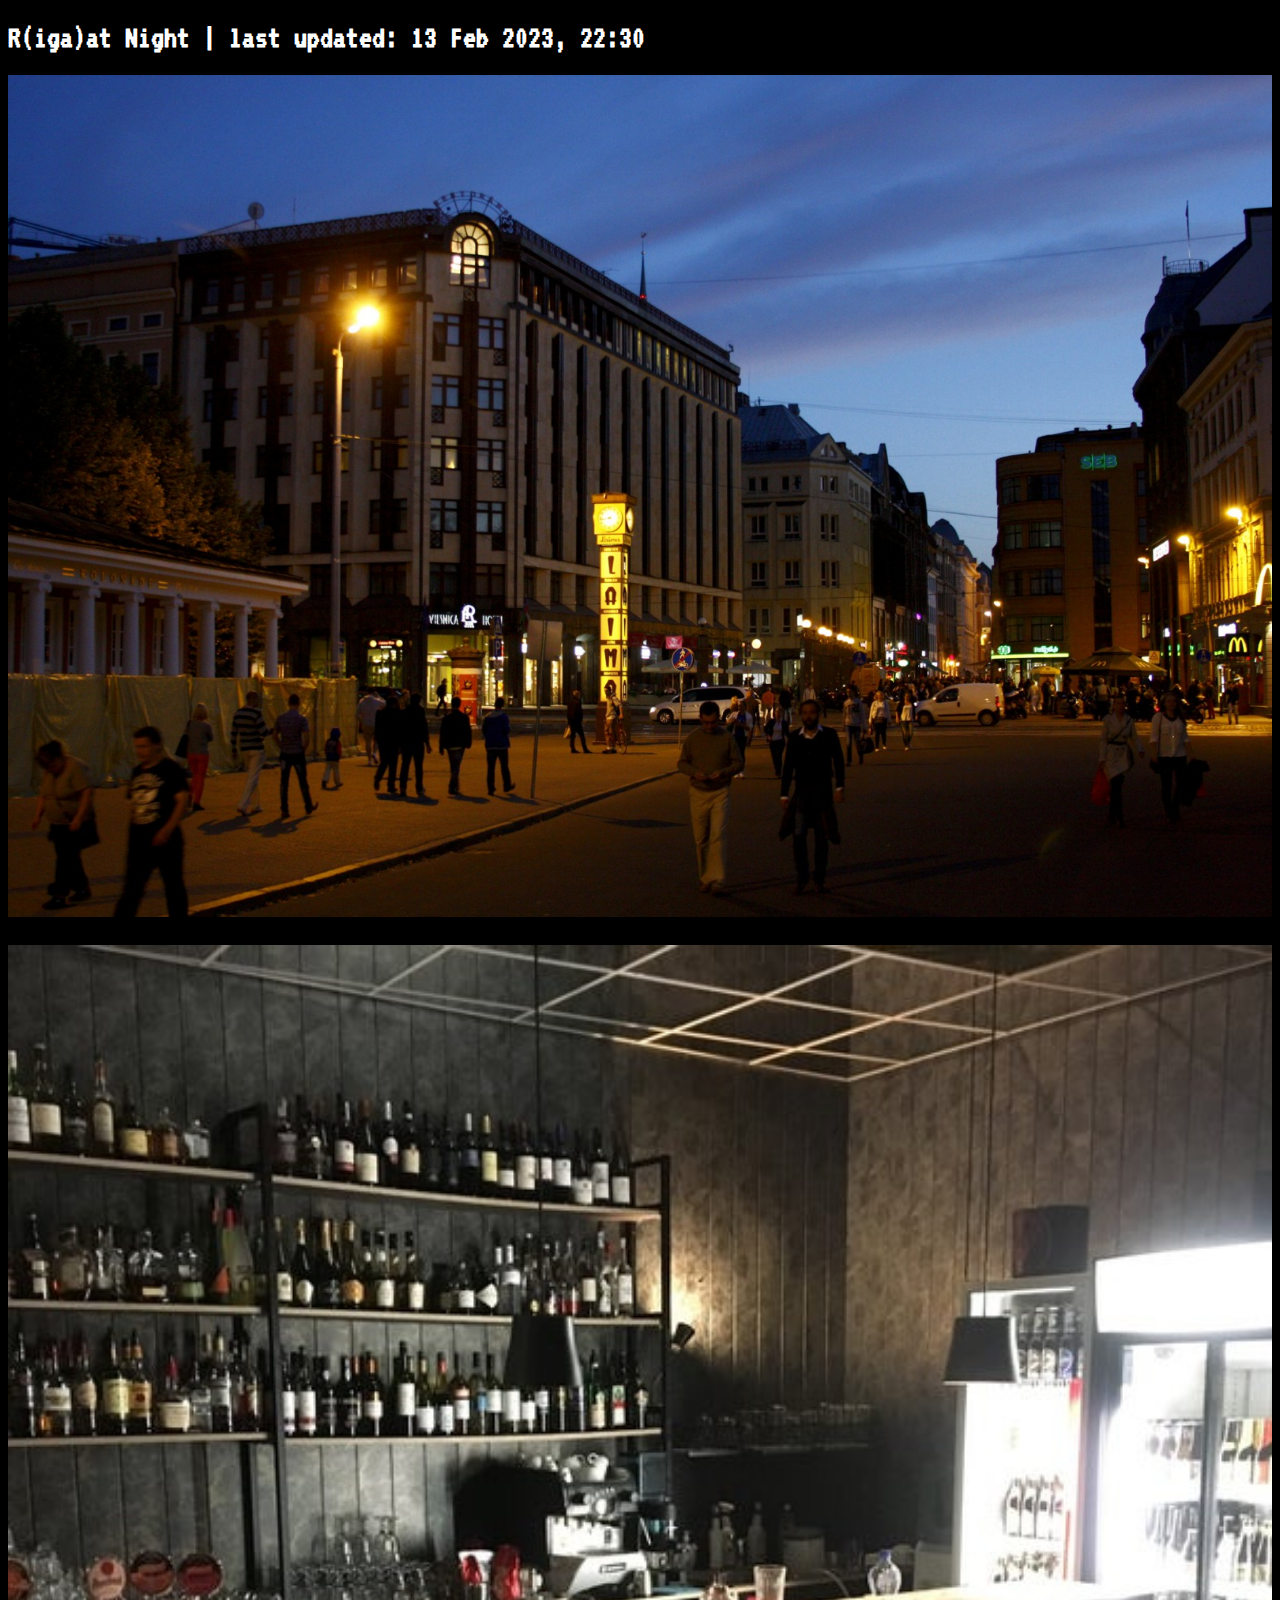
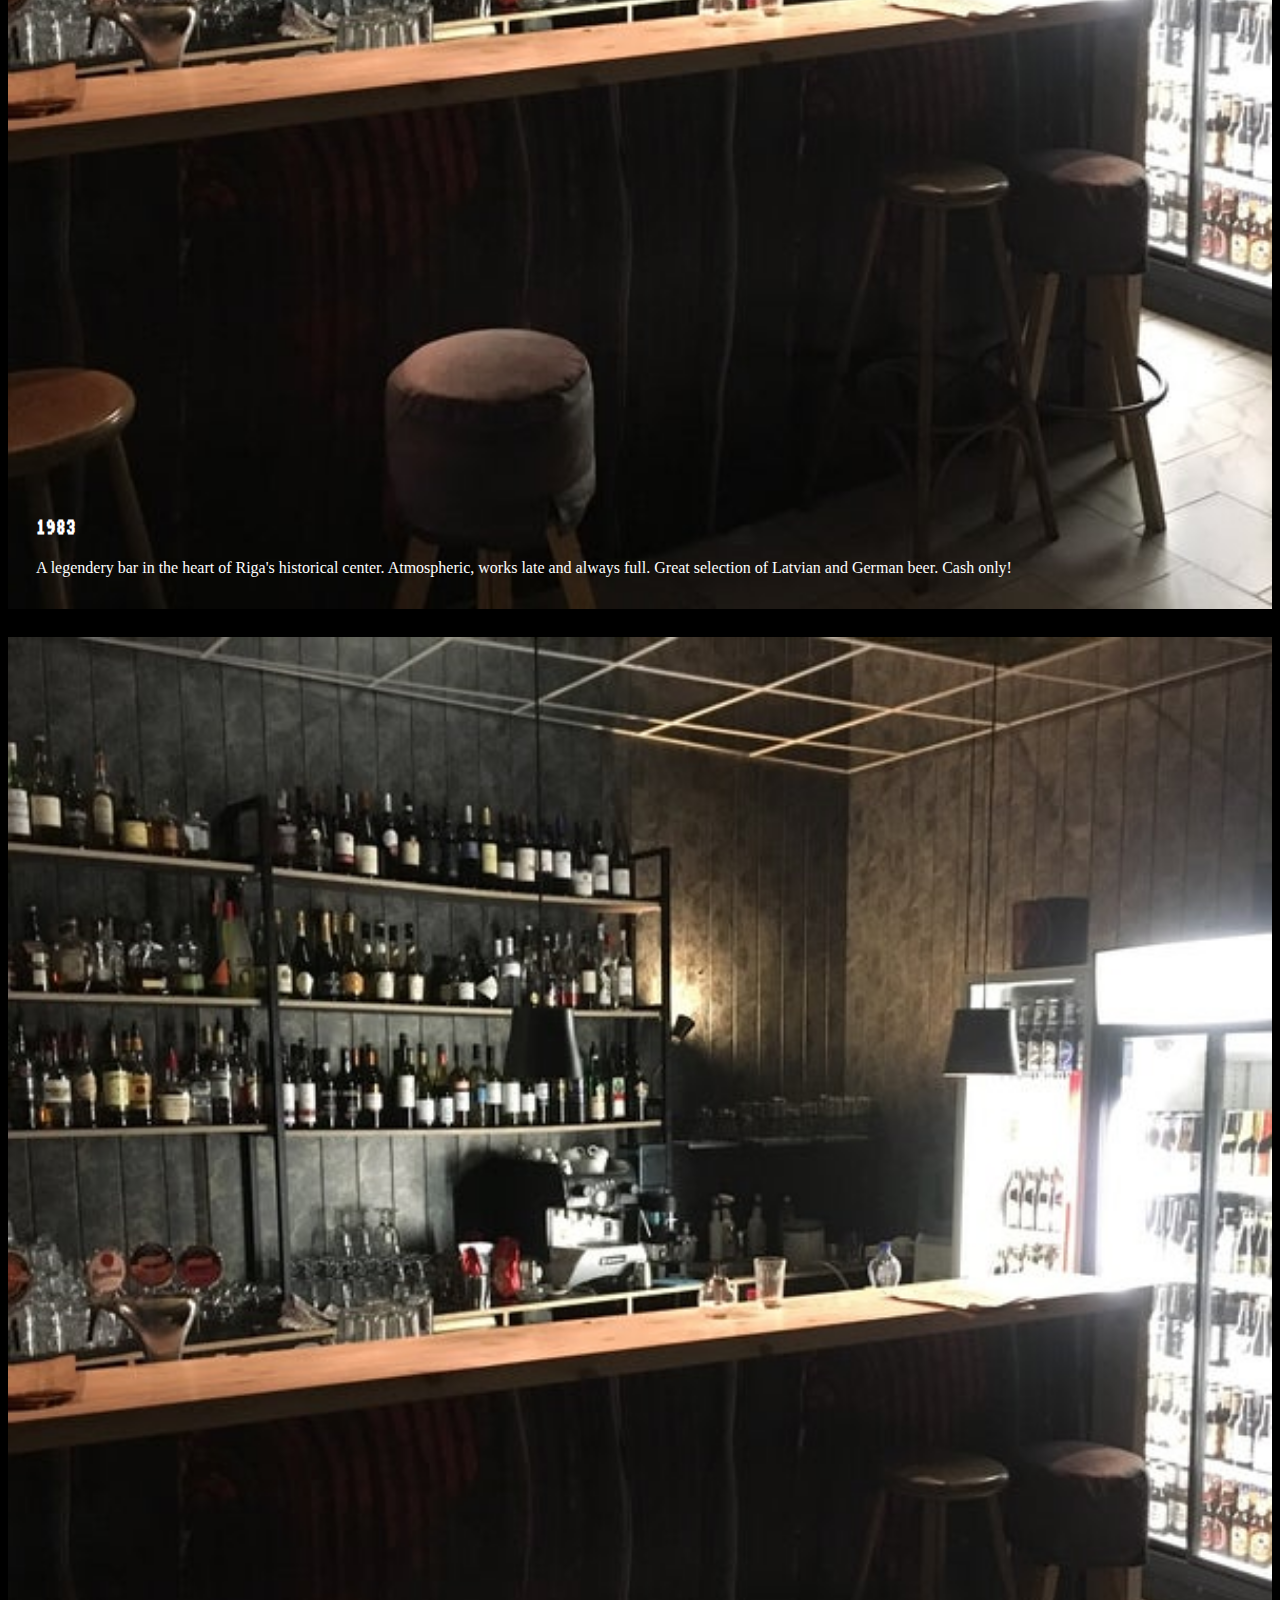
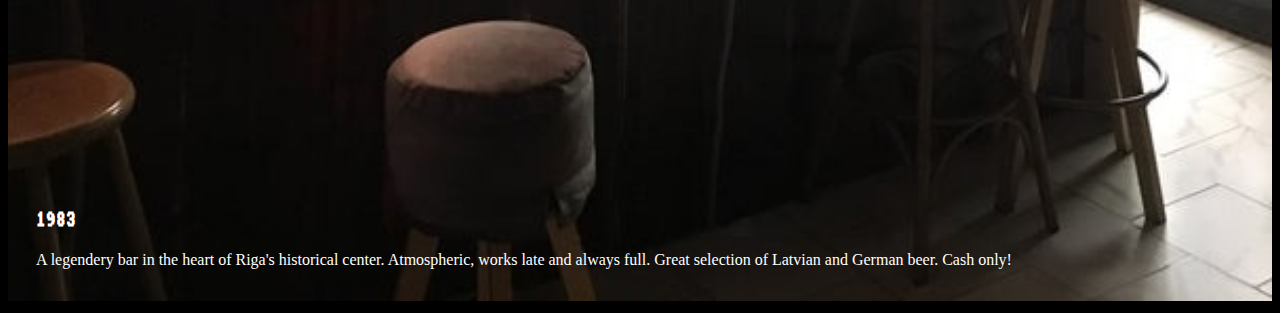
<file: index.html>
<!DOCTYPE html>
<html lang="en">
<head>
    <meta charset="UTF-8">
    <meta http-equiv="X-UA-Compatible" content="IE=edge">
    <meta name="viewport" content="width=device-width, initial-scale=1.0">
    
    <link href="https://cdn.jsdelivr.net/npm/bootstrap@5.3.0-alpha1/dist/css/bootstrap.min.css" rel="stylesheet" integrity="sha384-GLhlTQ8iRABdZLl6O3oVMWSktQOp6b7In1Zl3/Jr59b6EGGoI1aFkw7cmDA6j6gD" crossorigin="anonymous">
    <link rel="stylesheet" href="styles.css">
    <link rel="preconnect" href="https://fonts.googleapis.com">
    <link rel="preconnect" href="https://fonts.gstatic.com" crossorigin>
    <link href="https://fonts.googleapis.com/css2?family=VT323&display=swap" rel="stylesheet">

    <title>RAN TEST</title>
</head>
<body>
    
    <div class="container-fluid main-content">
        
        <div class="row header">
            <div class="col-sm-12">
                <h1>R(iga)at Night | last updated: 13 Feb 2023, 22:30</h1>
            </div>
        </div>

        <div class="row main-image">
            <div class="col-sm-12">
                <img src="images/riga-main-1.jpeg"></img>
            </div>
        </div>

        <div class="row">

            <div class="col-sm-6 place-card">
                <img src="images/ce-bar-image-1.jpeg" style="width:100%"></img>
                <div class="place-description">
                    <h2>1983</h2>
                    <p>A legendery bar in the heart of Riga's historical center. Atmospheric, works late and always full. Great selection of Latvian and German beer. Cash only! </p>                   
                </div>
            </div>

            <div class="col-sm-6 place-card">
                <img src="images/ce-bar-image-1.jpeg" style="width:100%"></img>
                <div class="place-description">
                    <h2>1983</h2>
                    <p>A legendery bar in the heart of Riga's historical center. Atmospheric, works late and always full. Great selection of Latvian and German beer. Cash only! </p>                   
                </div>
            </div>

            
        </div>

    </div>

</body>
</html>
</file>
<file: styles.css>
body {
    background-color: black;
    color: white;
}

h1 {
    font-family: 'VT323', monospace;
}

.main-image img {
    width: 100%;
}

.place-card {
    position: relative;
    margin-top: 24px;
}

.place-description h2 {
    font-family: 'VT323', monospace;
}

.place-description {
    
    position: absolute;
    bottom: 0.5em;
    left: 1em;
    padding: 12px 12px;

}
</file>
